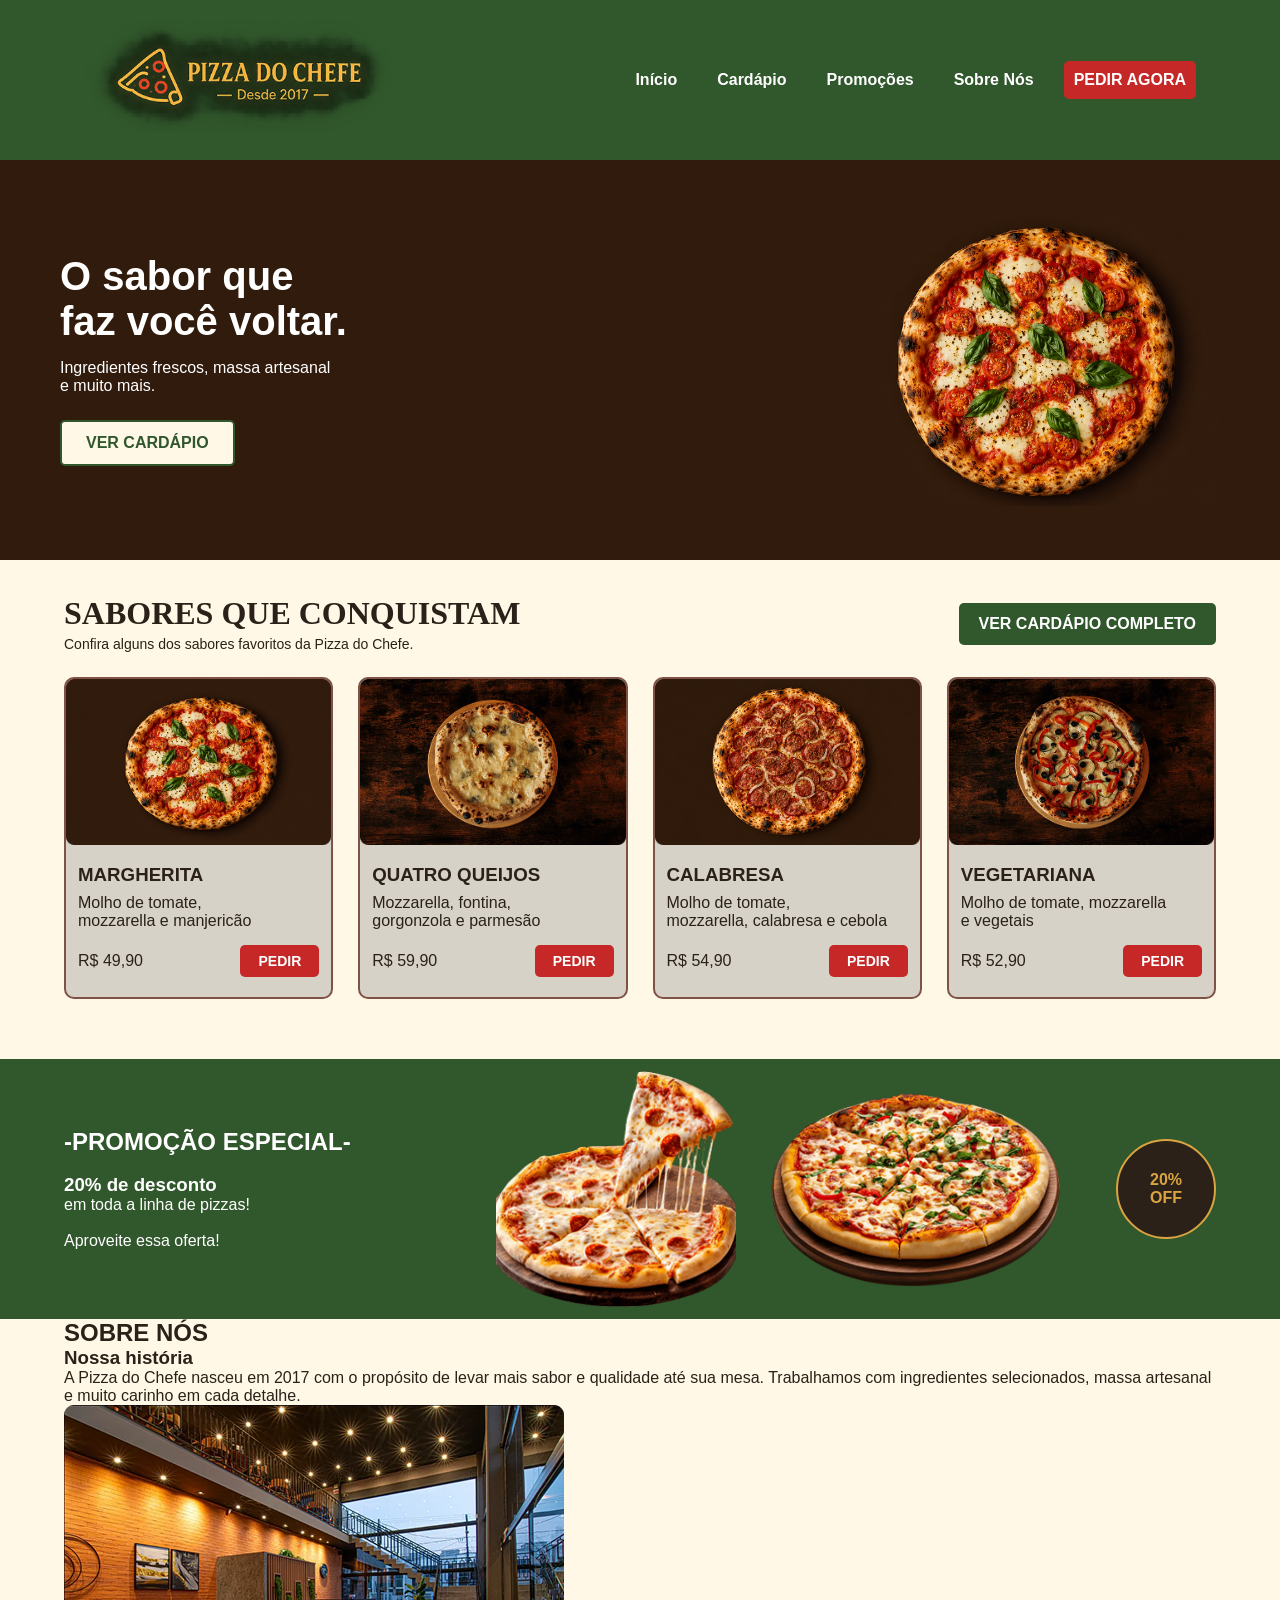
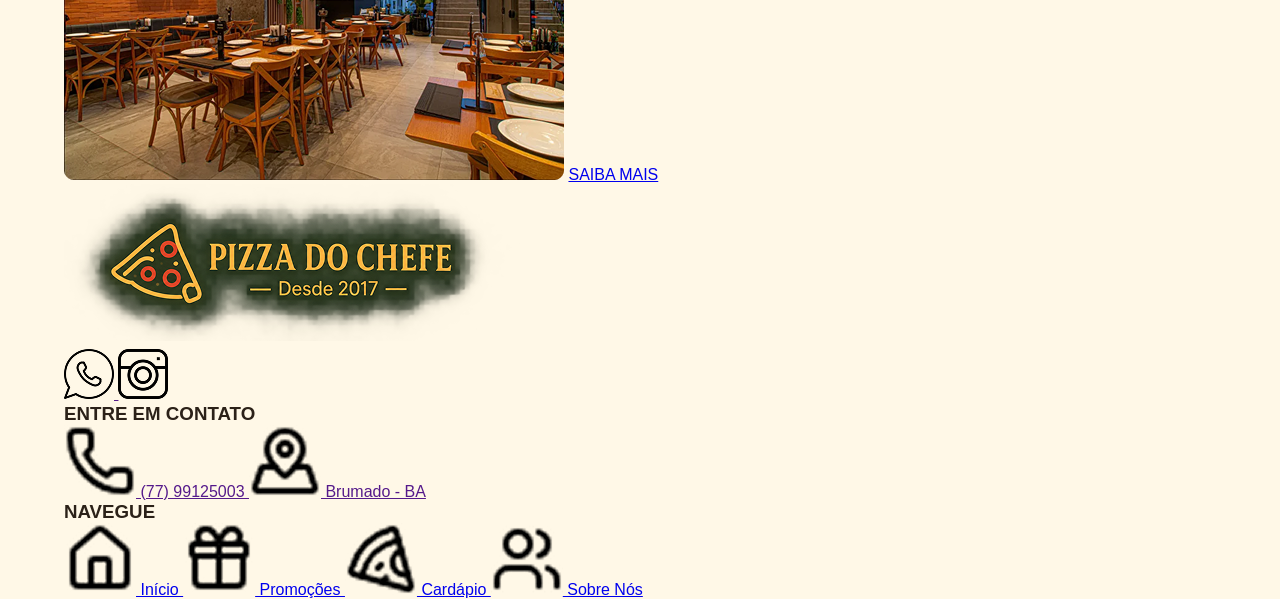
<file: anaclaudiacairesribeiro_site/index.html>
<!DOCTYPE html>
<html lang="pt-br">

<head>
    <meta charset="UTF-8">
    <title>Pizza do Chefe</title>
    <link rel="stylesheet" href="estilo.css">
</head>

<body>
    <header id="topo">
        <div class="container">
            <div class="cabecalho">
                <h1> <a href="index.html"> <img src="imagens/logo pizza do chefe (1).png"
                            alt="Logo da Pizzaria Pizza do Chefe"> </a> </h1>
                <nav id="menu-topo">
                    <ul>
                        <li> <a href="index.html">Início</a> </li>
                        <li> <a href="cardapio.html">Cardápio</a> </li>
                        <li> <a href="cardapio.html#promocoes">Promoções</a> </li>
                        <li> <a href="sobrenos.html">Sobre Nós</a> </li>
                        <li> <a href="cardapio.html" class="botao1">PEDIR AGORA</a> </li>
                    </ul>
                </nav>
            </div>
        </div>

        <div class="banner">
            <div class="texto-banner">
                <h2>O sabor que<br>faz você voltar.</h2>
                <p>Ingredientes frescos, massa artesanal<br>e muito mais.</p>
                <a href="cardapio.html" class="botao2">VER CARDÁPIO</a>
            </div>
            <img src="imagens/pizza-margherita.png" alt="Pizza Margherita com molho de tomate e manjericão">
        </div>
    </header>

    <main id="conteudo">
        <section id="cardapio">
            <div class="container">
                <div class="cabecalho-cardapio">
                    <div>
                        <h2>SABORES QUE CONQUISTAM</h2>
                        <p>Confira alguns dos sabores favoritos da Pizza do Chefe.</p>
                    </div>
                    <a href="cardapio.html" class="botao3">VER CARDÁPIO COMPLETO</a>
                </div>

                <div class="sabores">
                    <article>
                        <img src="imagens/pizza-marguerita-pequena.png" alt="Pizza Margherita artesanal">
                        <h3>MARGHERITA</h3>
                        <p>Molho de tomate,<br>mozzarella e manjericão</p>
                        <div class="preco-pedido">
                            <p>R$ 49,90</p>
                            <a href="" class="botao4">PEDIR</a>
                        </div>
                    </article>

                    <article>
                        <img src="imagens/pizza-quatroqueijos.png" alt="Pizza de quatro queijos">
                        <h3>QUATRO QUEIJOS</h3>
                        <p>Mozzarella, fontina,<br>gorgonzola e parmesão</p>
                        <div class="preco-pedido">
                            <p>R$ 59,90</p>
                            <a href="" class="botao4">PEDIR</a>
                        </div>
                    </article>

                    <article>
                        <img src="imagens/pizza-calabresa.png" alt="Pizza de calabresa com cebola">
                        <h3>CALABRESA</h3>
                        <p>Molho de tomate,<br>mozzarella, calabresa e cebola</p>
                        <div class="preco-pedido">
                            <p>R$ 54,90</p>
                            <a href="" class="botao4">PEDIR</a>
                        </div>
                    </article>

                    <article>
                        <img src="imagens/pizza-vegetariana.png" alt="Pizza vegetariana com legumes">
                        <h3>VEGETARIANA</h3>
                        <p>Molho de tomate, mozzarella<br>e vegetais</p>
                        <div class="preco-pedido">
                            <p>R$ 52,90</p>
                            <a href="" class="botao4">PEDIR</a>
                        </div>
                    </article>
                </div>
            </div>
        </section>

        <section id="promocoes">
            <div class="container">
                <div class="conteudo-promocao">
                    <div class="texto-promocao">
                        <h2>-PROMOÇÃO ESPECIAL-</h2>
                        <br>
                        <h3>20% de desconto</h3>
                        <p>em toda a linha de pizzas!</p>
                        <br>
                        <p>Aproveite essa oferta!</p>
                    </div>
                    <div class="imagens-promocao">
                        <img class="pizza-menor" src="imagens/pizza-promocao1.png" alt="Pizza artesanal da promoção">
                        <img class="pizza-maior" src="imagens/pizza-promocao2.png"
                            alt="Outra opção de pizza da promoção">
                    </div>
                    <div class="selo-promocao">
                        <p>20%</p>
                        <p>OFF</p>
                    </div>
                </div>
            </div>
        </section>

        <section id="sobrenos">
            <div class="container">
                <h2>SOBRE NÓS</h2>
                <h3>Nossa história</h3>
                <p>A Pizza do Chefe nasceu em 2017 com o propósito de levar mais sabor e qualidade até sua mesa.
                    Trabalhamos com ingredientes selecionados, massa artesanal e muito carinho em cada detalhe.</p>
                <img src="imagens/espaco-pizzaria.png" alt="Espaço interno da pizzaria">
                <a href="sobrenos.html" class="botao5">SAIBA MAIS</a>
            </div>
        </section>
    </main>

    <footer id="rodape">
        <div class="container">
            <h1> <a href="index.html"> <img src="imagens/logo pizza do chefe (1).png"
                        alt="Logo da Pizzaria Pizza do Chefe"> </a></h1>
            <div id="rodape-pt1">
                <a href=""> <img src="imagens/icone-whatsapp.png" alt="Ícone WhatsApp"> </a>
                <a href=""> <img src="imagens/icone-instagram.png" alt="Ícone Instagram"> </a>
            </div>

            <div id="rodape-pt2">
                <h3>ENTRE EM CONTATO</h3>
                <a href=""> <img src="imagens/icone-telefone.png" alt="Ícone Telefone"> (77) 99125003 </a>
                <a href=""> <img src="imagens/icone-localizacao.png" alt="Ícone Localização"> Brumado - BA </a>

                <h3>NAVEGUE</h3>
                <a href="index.html"> <img src="imagens/icone-casa.png" alt="Ícone Casa"> Início </a>
                <a href="cardapio.html#promocoes"> <img src="imagens/icone-promocoes.png" alt="Ícone Presente">
                    Promoções </a>
                <a href="cardapio.html"> <img src="imagens/icone-pizza.png" alt="Ícone Pizza"> Cardápio </a>
                <a href="sobrenos.html"> <img src="imagens/icone-sobrenos.png" alt="Ícone Pessoas"> Sobre Nós </a>

            </div>
        </div>
    </footer>
</body>

</html>
</file>
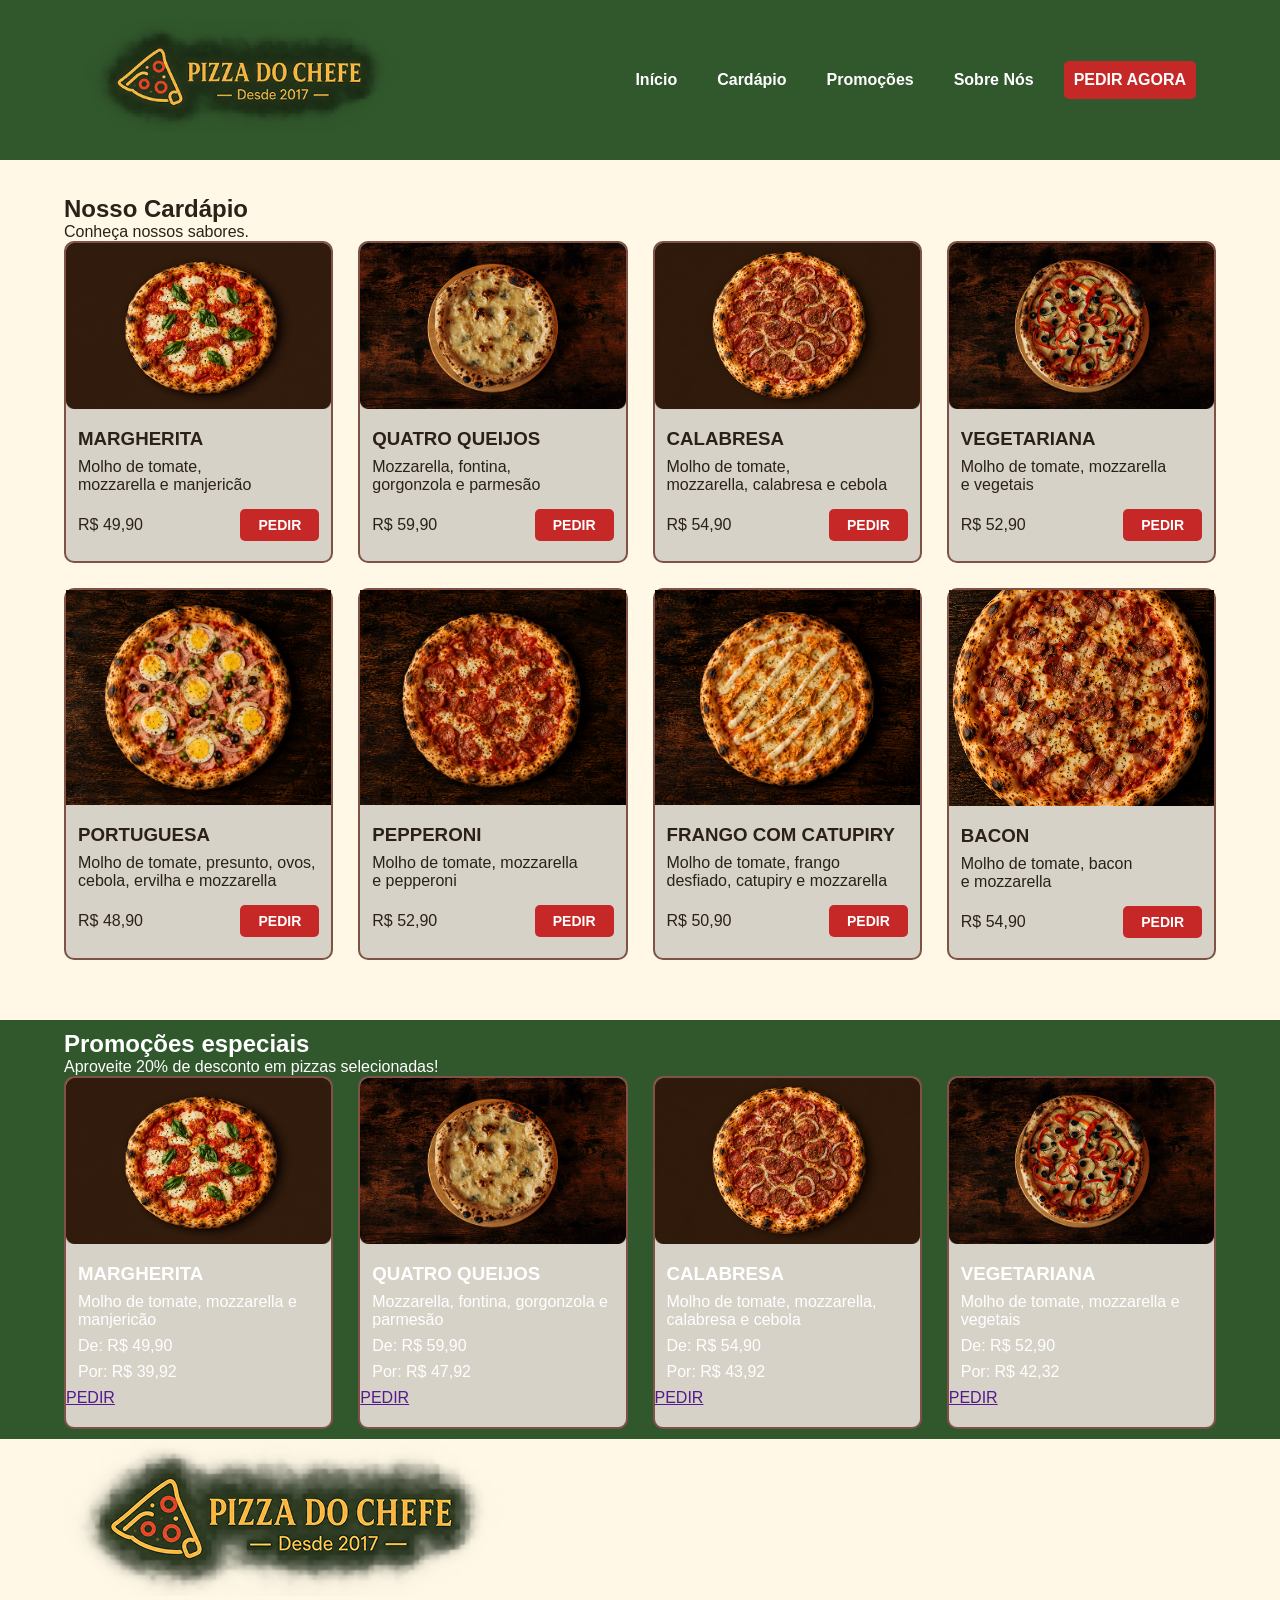
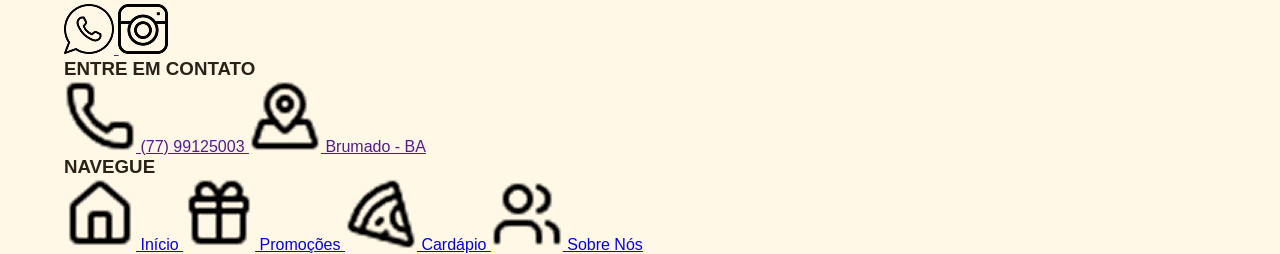
<file: anaclaudiacairesribeiro_site/cardapio.html>
<!DOCTYPE html>
<html lang="pt-br">

<head>
    <meta charset="UTF-8">
    <title>Cardápio - Pizza do Chefe</title>
    <link rel="stylesheet" href="estilo.css">
</head>

<body>
    <header id="topo">
        <div class="container">
            <div class="cabecalho">
                <h1> <a href="index.html"> <img src="imagens/logo pizza do chefe (1).png"
                            alt="Logo da Pizzaria Pizza do Chefe"> </a> </h1>
                <nav id="menu-topo">
                    <ul>
                        <li> <a href="index.html">Início</a> </li>
                        <li> <a href="cardapio.html">Cardápio</a> </li>
                        <li> <a href="cardapio.html#promocoes">Promoções</a> </li>
                        <li> <a href="sobrenos.html">Sobre Nós</a> </li>
                        <li> <a href="cardapio.html" class="botao1">PEDIR AGORA</a> </li>
                    </ul>
                </nav>
            </div>
        </div>
    </header>

    <main id="conteudo">
        <section id="cardapio">
            <div class="container">
                <h2>Nosso Cardápio</h2>
                <p>Conheça nossos sabores.</p>
                <div class="sabores">
                    <article>
                        <img src="imagens/pizza-marguerita-pequena.png" alt="Pizza Margherita">
                        <h3>MARGHERITA</h3>
                        <p>Molho de tomate,<br>mozzarella e manjericão</p>
                        <div class="preco-pedido">
                        <p>R$ 49,90</p>
                        <a href="" class="botao4">PEDIR</a>
                        </div>
                    </article>

                    <article>
                        <img src="imagens/pizza-quatroqueijos.png" alt="Pizza Quatro Queijos">
                        <h3>QUATRO QUEIJOS</h3>
                        <p>Mozzarella, fontina,<br>gorgonzola e parmesão</p>
                        <div class="preco-pedido">
                        <p>R$ 59,90</p>
                        <a href="" class="botao4">PEDIR</a>
                        </div>
                    </article>

                    <article>
                        <img src="imagens/pizza-calabresa.png" alt="Pizza Calabresa">
                        <h3>CALABRESA</h3>
                        <p>Molho de tomate,<br>mozzarella, calabresa e cebola</p>
                        <div class="preco-pedido">
                        <p>R$ 54,90</p>
                        <a href="" class="botao4">PEDIR</a>
                        </div>
                    </article>

                    <article>
                        <img src="imagens/pizza-vegetariana.png" alt="Pizza Vegetariana">
                        <h3>VEGETARIANA</h3>
                        <p>Molho de tomate, mozzarella<br>e vegetais</p>
                        <div class="preco-pedido">
                        <p>R$ 52,90</p>
                        <a href="" class="botao4">PEDIR</a>
                        </div>
                    </article>

                    <article>
                        <img src="imagens/pizza-portuguesa.png" alt="Pizza Portuguesa">
                        <h3>PORTUGUESA</h3>
                        <p>Molho de tomate, presunto, ovos, cebola, ervilha e mozzarella</p>
                        <div class="preco-pedido">
                        <p>R$ 48,90</p>
                        <a href="" class="botao4">PEDIR</a>
                        </div>
                    </article>

                    <article>
                        <img src="imagens/pizza-peperoni.png" alt="Pizza Pepperoni">
                        <h3>PEPPERONI</h3>
                        <p>Molho de tomate, mozzarella<br>e pepperoni</p>
                        <div class="preco-pedido">
                        <p>R$ 52,90</p>
                        <a href="" class="botao4">PEDIR</a>
                        </div>
                    </article>

                    <article>
                        <img src="imagens/pizza-frangocomcatupiry.png" alt="Pizza Frango com Catupiry">
                        <h3>FRANGO COM CATUPIRY</h3>
                        <p>Molho de tomate, frango desfiado, catupiry e mozzarella</p>
                        <div class="preco-pedido">
                        <p>R$ 50,90</p>
                        <a href="" class="botao4">PEDIR</a>
                        </div>
                    </article>

                    <article>
                        <img src="imagens/pizza-bacon.png" alt="Pizza Bacon">
                        <h3>BACON</h3>
                        <p>Molho de tomate, bacon<br>e mozzarella</p>
                        <div class="preco-pedido">
                        <p>R$ 54,90</p>
                        <a href="" class="botao4">PEDIR</a>
                        </div>
                    </article>

                </div>
            </div>
        </section>

        <section id="promocoes">
            <div class="container">
                <h2>Promoções especiais</h2>
                <p>Aproveite 20% de desconto em pizzas selecionadas!</p>
                <div class="sabores">
                    <article>
                        <img src="imagens/pizza-marguerita-pequena.png" alt="Pizza Margherita">
                        <h3>MARGHERITA</h3>
                        <p>Molho de tomate, mozzarella e manjericão</p>
                        <p>De: R$ 49,90</p>
                        <p>Por: R$ 39,92</p>
                        <a href="" class="botao4">PEDIR</a>
                    </article>

                    <article>
                        <img src="imagens/pizza-quatroqueijos.png" alt="Pizza Quatro Queijos">
                        <h3>QUATRO QUEIJOS</h3>
                        <p>Mozzarella, fontina, gorgonzola e parmesão</p>
                        <p>De: R$ 59,90</p>
                        <p>Por: R$ 47,92</p>
                        <a href="" class="botao4">PEDIR</a>
                    </article>

                    <article>
                        <img src="imagens/pizza-calabresa.png" alt="Pizza Calabresa">
                        <h3>CALABRESA</h3>
                        <p>Molho de tomate, mozzarella, calabresa e cebola</p>
                        <p>De: R$ 54,90</p>
                        <p>Por: R$ 43,92</p>
                        <a href="" class="botao4">PEDIR</a>
                    </article>

                    <article>
                        <img src="imagens/pizza-vegetariana.png" alt="Pizza Vegetariana">
                        <h3>VEGETARIANA</h3>
                        <p>Molho de tomate, mozzarella e vegetais</p>
                        <p>De: R$ 52,90</p>
                        <p>Por: R$ 42,32</p>
                        <a href="" class="botao4">PEDIR</a>
                    </article>
                </div>
            </div>
        </section>

    </main>

    <footer id="rodape">
        <div class="container">
            <h1> <a href="index.html"> <img src="imagens/logo pizza do chefe (1).png" alt="Logo Pizza do Chefe"> </a>
            </h1>
            <div id="rodape-pt1">
                <a href=""> <img src="imagens/icone-whatsapp.png" alt="Ícone WhatsApp"> </a>
                <a href=""> <img src="imagens/icone-instagram.png" alt="Ícone Instagram"> </a>
            </div>

            <div id="rodape-pt2">
                <h3>ENTRE EM CONTATO</h3>
                <a href=""> <img src="imagens/icone-telefone.png" alt="Ícone Telefone"> (77) 99125003 </a>
                <a href=""> <img src="imagens/icone-localizacao.png" alt="Ícone Localização"> Brumado - BA </a>

                <h3>NAVEGUE</h3>
                <a href="index.html"> <img src="imagens/icone-casa.png" alt="Ícone Casa"> Início </a>
                <a href="cardapio.html#promocoes"> <img src="imagens/icone-promocoes.png" alt="Ícone Presente">
                    Promoções </a>
                <a href="cardapio.html"> <img src="imagens/icone-pizza.png" alt="Ícone Pizza"> Cardápio </a>
                <a href="sobrenos.html"> <img src="imagens/icone-sobrenos.png" alt="Ícone Pessoas"> Sobre Nós </a>

            </div>
        </div>
    </footer>
</body>

</html>
</file>
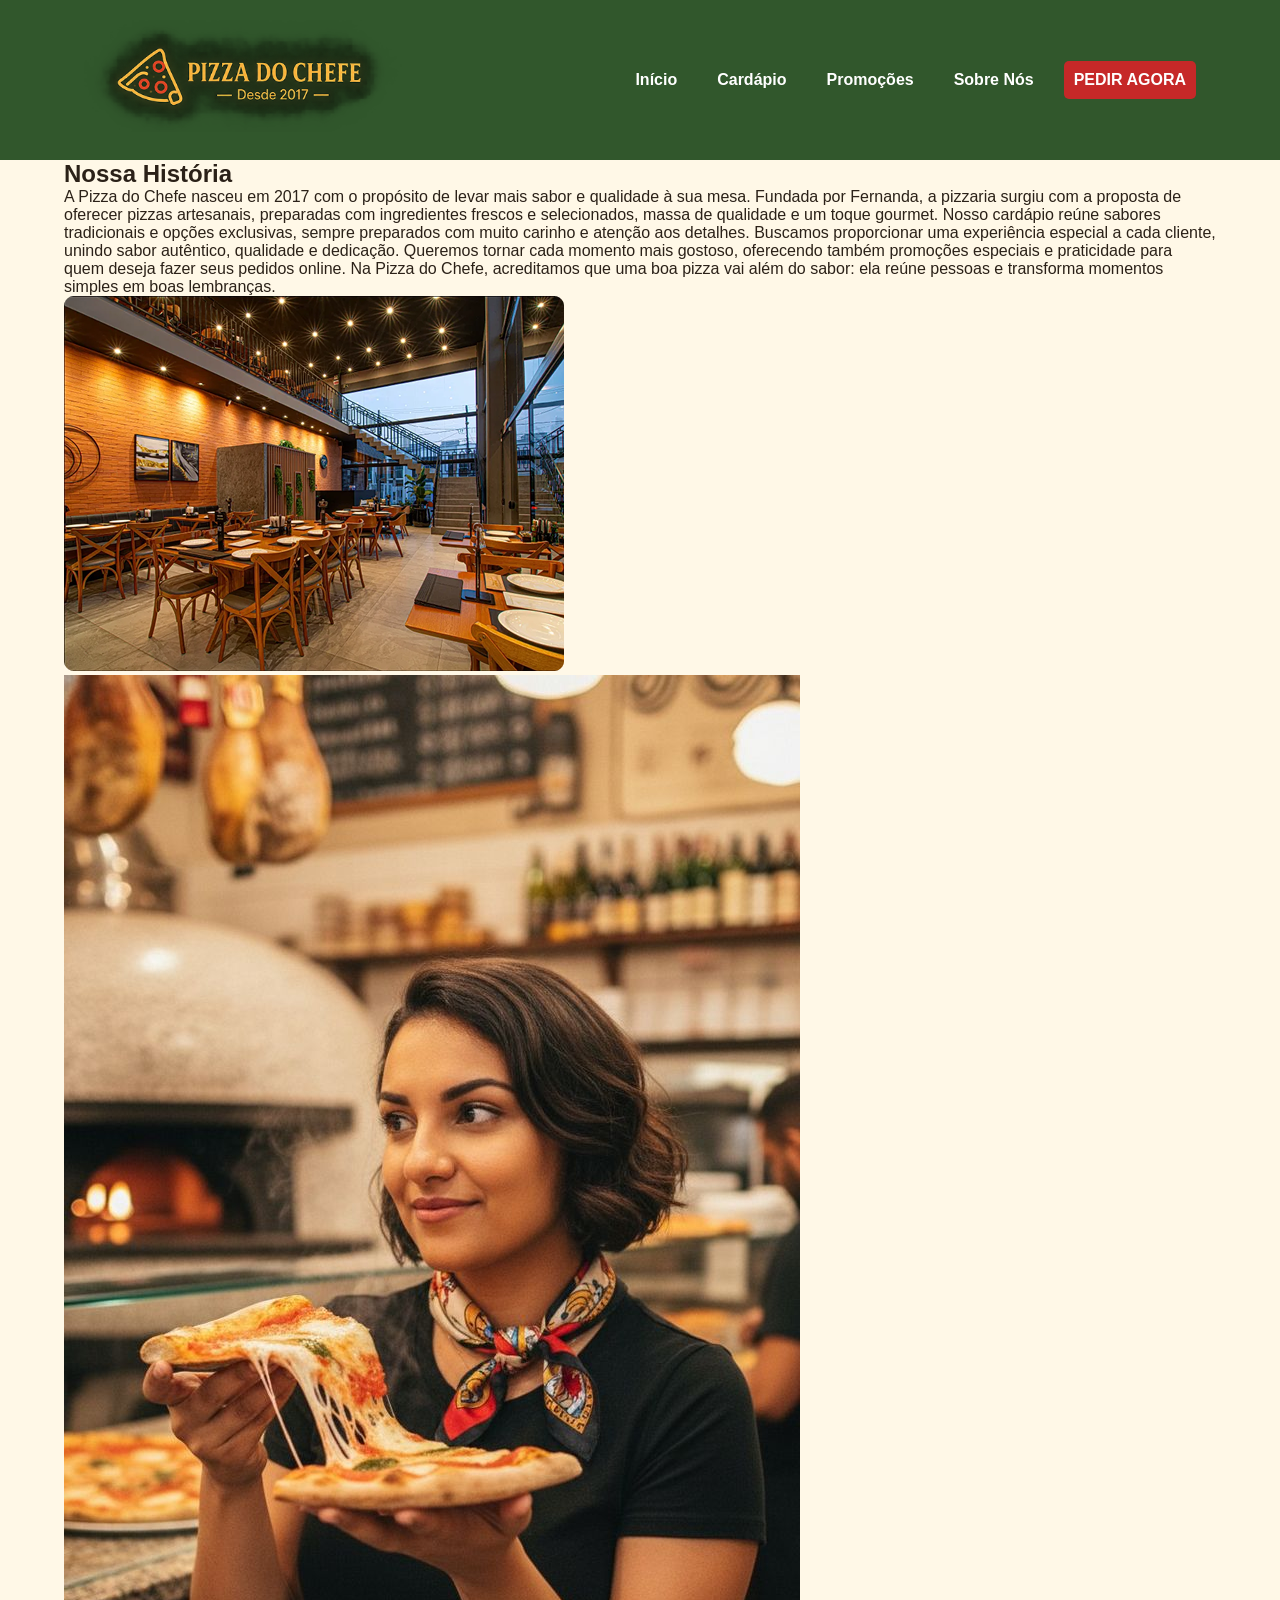
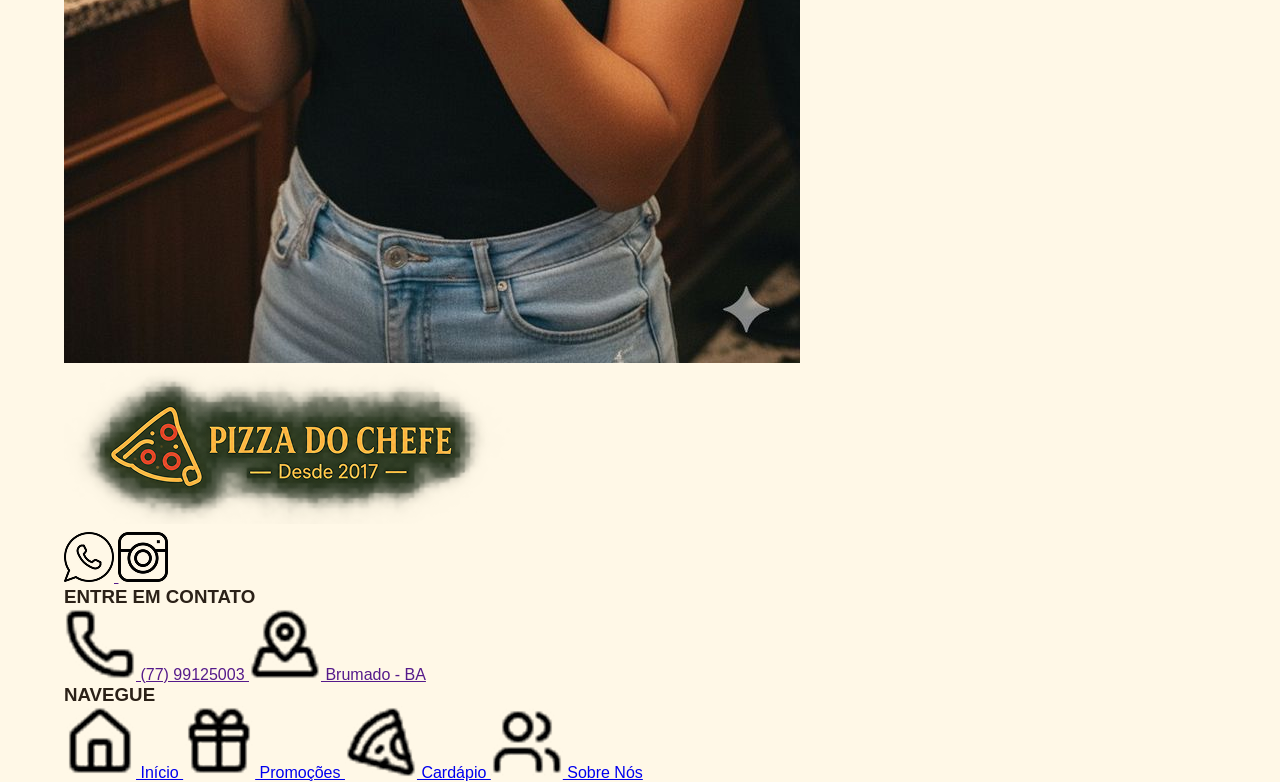
<file: anaclaudiacairesribeiro_site/sobrenos.html>
<!DOCTYPE html>
<html lang="pt-br">

<head>
    <meta charset="UTF-8">
    <title>Sobre Nós - Pizza do Chefe</title>
    <link rel="stylesheet" href="estilo.css">
</head>

<body>
     <header id="topo">
        <div class="container">
            <div class="cabecalho">
                <h1> <a href="index.html"> <img src="imagens/logo pizza do chefe (1).png"
                            alt="Logo da Pizzaria Pizza do Chefe"> </a> </h1>
                <nav id="menu-topo">
                    <ul>
                        <li> <a href="index.html">Início</a> </li>
                        <li> <a href="cardapio.html">Cardápio</a> </li>
                        <li> <a href="cardapio.html#promocoes">Promoções</a> </li>
                        <li> <a href="sobrenos.html">Sobre Nós</a> </li>
                        <li> <a href="cardapio.html" class="botao1">PEDIR AGORA</a> </li>
                    </ul>
                </nav>
            </div>
        </div>
    </header>

    <main id="conteudo">
        <section id="sobrenos">
            <div class="container">
                <h2>Nossa História</h2>
                <p>A Pizza do Chefe nasceu em 2017 com o propósito de levar mais sabor e qualidade à sua mesa. Fundada
                    por Fernanda, a pizzaria surgiu com a proposta de oferecer pizzas artesanais, preparadas com
                    ingredientes frescos e selecionados, massa de qualidade e um toque gourmet. Nosso cardápio reúne
                    sabores tradicionais e opções exclusivas, sempre preparados com muito carinho e atenção aos
                    detalhes. Buscamos proporcionar uma experiência especial a cada cliente, unindo sabor autêntico,
                    qualidade e dedicação. Queremos tornar cada momento mais gostoso, oferecendo também promoções
                    especiais e praticidade para quem deseja fazer seus pedidos online. Na Pizza do Chefe, acreditamos
                    que uma boa pizza vai além do sabor: ela reúne pessoas e transforma momentos simples em boas
                    lembranças.</p>
                <img src="imagens/espaco-pizzaria.png" alt="Espaço interno da pizzaria">
                <img src="imagens/proprietaria-pizzaria.jpg" alt="Fernanda, proprietária da Pizzaria">
            </div>
        </section>
    </main>

    <footer id="rodape">
        <div class="container">
            <h1> <a href="index.html"> <img src="imagens/logo pizza do chefe (1).png" alt="Logo Pizza do Chefe"> </a>
            </h1>
            <div id="rodape-pt1">
                <a href=""> <img src="imagens/icone-whatsapp.png" alt="Ícone WhatsApp"> </a>
                <a href=""> <img src="imagens/icone-instagram.png" alt="Ícone Instagram"> </a>
            </div>

            <div id="rodape-pt2">
                <h3>ENTRE EM CONTATO</h3>
                <a href=""> <img src="imagens/icone-telefone.png" alt="Ícone Telefone"> (77) 99125003 </a>
                <a href=""> <img src="imagens/icone-localizacao.png" alt="Ícone Localização"> Brumado - BA </a>

                <h3>NAVEGUE</h3>
                <a href="index.html"> <img src="imagens/icone-casa.png" alt="Ícone Casa"> Início </a>
                <a href="cardapio.html#promocoes"> <img src="imagens/icone-promocoes.png" alt="Ícone Presente">
                    Promoções </a>
                <a href="cardapio.html"> <img src="imagens/icone-pizza.png" alt="Ícone Pizza"> Cardápio </a>
                <a href="sobrenos.html"> <img src="imagens/icone-sobrenos.png" alt="Ícone Pessoas"> Sobre Nós </a>

            </div>
        </div>
    </footer>
</body>

</html>
</file>
<file: anaclaudiacairesribeiro_site/estilo.css>
* {
    margin: 0;
    padding: 0;
    box-sizing: border-box;
}

body {
    font-family: 'Poppins', sans-serif;
    background-color: #FFF8E7;
    color: #2B2118;
}

.container {
    width: 90%;
    max-width: 1400px;
    margin: 0 auto;
}

#topo {
    background-color: #31572C;
    color: #FFFFFF;
    padding: 0;
    position: relative;
}

#menu-topo ul {
    display: flex;
    justify-content: flex-end;
    gap: 20px;
    list-style: none;
}

#menu-topo a {
    text-decoration: none;
    color: #FFFFFF;
    font-weight: bold;
    padding: 10px;
    display: inline-block;
}

#menu-topo a:hover {
    color: #D9A441;
}

.cabecalho {
    display: flex;
    justify-content: space-between;
    align-items: center;
    padding: 20px;
}

.cabecalho h1 img {
    width: 330px;
    height: auto;
    
}

.botao1 {
    display: inline-block;
    background-color: #C62828;
    color: #FFFFFF;
    text-decoration: none;
    border-radius: 5px;
    padding: 12px 18px;
}

#menu-topo a.botao1:hover {
    background-color: #D9A441;
    color: #2B2118;
}

.banner {
    background-color: #311B0C;
    color: #FFFFFF;
    padding: 20px 60px;
    display: flex;
    justify-content: space-between;
    align-items: center;
    gap: 40px;
    min-height: 400px;
}

.banner img {
    width: 360px;
    height: auto;
}

.texto-banner h2 {
    font-size: 40px;
    margin-bottom: 15px;
}

.texto-banner p {
    font-size: 16px;
    margin-bottom: 25px;
}

.botao2 {
    display: inline-block;
    background-color: #FFF8E7;
    color: #31572C;
    text-decoration: none;
    padding: 12px 24px;
    border: 2.5px solid #31572C;
    border-radius: 5px;
    font-size: 16px;
    font-weight: bold;
}

.botao2:hover {
    background-color: #31572C;
    color: #FFF8E7;
}

#cardapio {
    padding: 35px 0 60px;
}

.cabecalho-cardapio h2 {
    font-family: 'Playfair Display', serif;
    font-size: 32px;
    margin-bottom: 4px;
}

.cabecalho-cardapio p {
    font-size: 14px;
}

.cabecalho-cardapio {
    display: flex;
    justify-content: space-between;
    align-items: center;
    margin-bottom: 25px;
}

.botao3 {
    display: inline-block;
    background-color: #31572C;
    color: #FFFFFF;
    text-decoration: none;
    padding: 12px 20px;
    border-radius: 5px;
    font-weight: bold;
}

.botao3:hover {
    background-color: #FFF8E7;
    color: #31572C;
    border: 2.5px solid #31572C;
    border-radius: 5px;
}

.sabores {
    display: grid;
    grid-template-columns: repeat(4, minmax(0, 1fr));
    gap: 25px;
}

.sabores article {
    background-color: #D6D2C8;
    padding: 0 0 20px;
    border-radius: 10px;
    text-align: left;
    border: 2px solid #805246;
}

.sabores article img {
    width: 100%;
    height: auto;
}

.sabores article h3 {
    margin: 15px 12px 8px;
}

.sabores article > p {
    margin: 0 12px 8px;
}

.preco-pedido {
    display: flex;
    justify-content: space-between;
    align-items: center;
    margin: 15px 12px 0;
}

.preco-pedido p {
    margin: 0;
}

.preco-pedido .botao4 {
    display: inline-block;
    background-color: #C62828;
    color: #FFFFFF;
    text-decoration: none;
    padding: 8px 18px;
    border-radius: 5px;
    font-size: 14px;
    font-weight: bold;
}

.preco-pedido .botao4:hover {
    background-color: #D9A441;
    color: #2B2118;
}

#promocoes {
    background-color: #31572C;
    color: #FFFFFF;
    padding: 10px 0;
}

.conteudo-promocao {
    display: flex;
    justify-content: space-between;
    align-items: center;
    gap: 40px;;
}

.texto-promocao {
    flex: 1;
}

.imagens-promocao {
    display: flex;
    align-items: center;
    justify-content: center;
    gap: 20px;

}

.pizza-menor {
    width: 240px;
    height: auto;
}

.pizza-maior {
    width: 320px;
    height: auto;
}

.selo-promocao {
    background-color: #2B2118;
    color:#D9A441;
    width: 100px;
    height: 100px;
    border-radius: 50%;
    border: 2.5px solid #D9A441;
    display: flex;
    flex-direction: column;
    justify-content: center;
    align-items: center;
    text-align: center;
    font-weight: bold;
}
</file>
